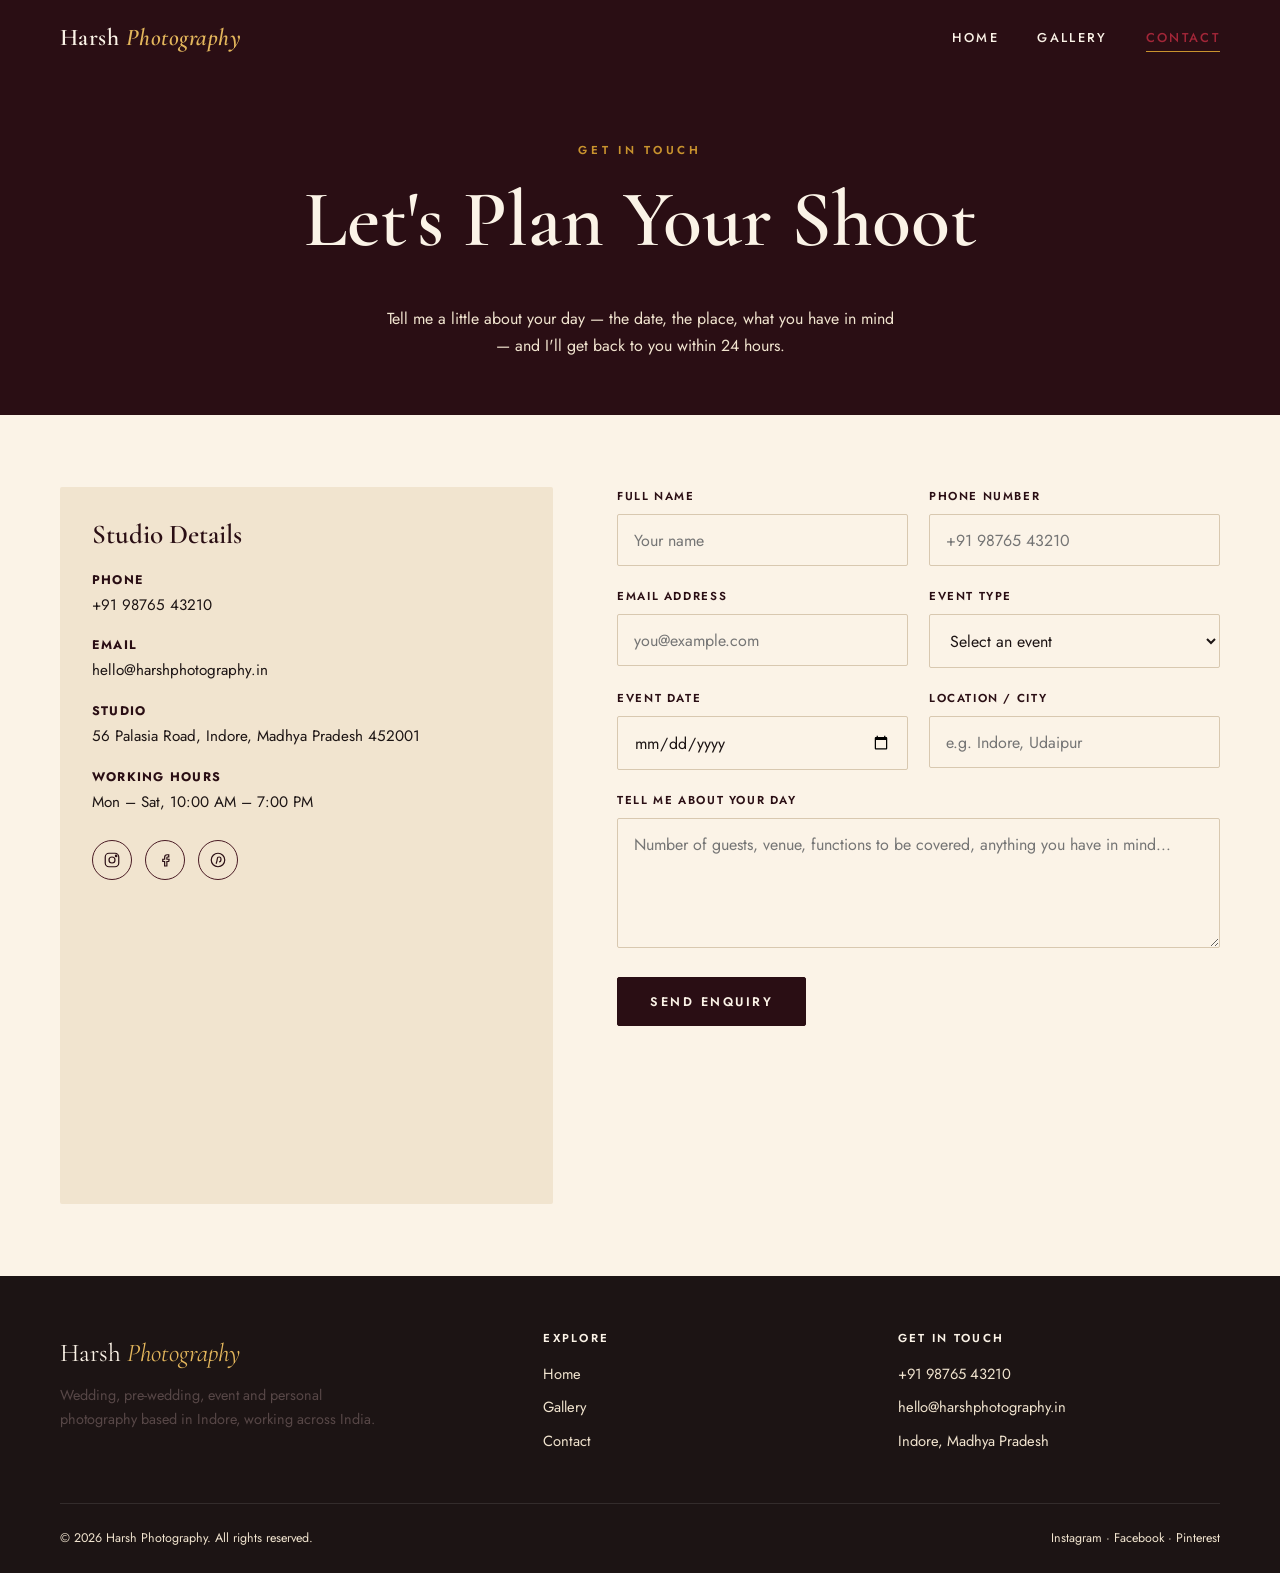
<file: contact.html>
<!DOCTYPE html>
<html lang="en">
<head>
<meta charset="UTF-8">
<meta name="viewport" content="width=device-width, initial-scale=1.0">
<title>Contact — Harsh Photography</title>
<meta name="description" content="Get in touch with Harsh Photography for wedding, pre-wedding, event and personal photography bookings.">
<link rel="preconnect" href="https://fonts.googleapis.com">
<link rel="preconnect" href="https://fonts.gstatic.com" crossorigin>
<link href="https://fonts.googleapis.com/css2?family=Cormorant+Garamond:ital,wght@0,500;0,600;1,500&family=Jost:wght@400;500;600&display=swap" rel="stylesheet">
<link rel="stylesheet" href="css/style.css">
</head>
<body>

<!-- ============ HEADER / NAV ============ -->
<header class="site-header is-scrolled">
  <div class="container nav-inner">
    <a href="index.html" class="logo">Harsh <em>Photography</em></a>
    <button class="nav-toggle" aria-label="Toggle menu" aria-expanded="false">
      <span></span><span></span><span></span>
    </button>
    <nav>
      <ul class="nav-menu">
        <li><a href="index.html">Home</a></li>
        <li><a href="gallery.html">Gallery</a></li>
        <li><a href="contact.html" class="active">Contact</a></li>
        <li class="nav-contact-line">+91 98765 43210<br>Indore, MP</li>
      </ul>
    </nav>
  </div>
</header>
<div class="nav-scrim"></div>

<!-- ============ CONTACT HERO ============ -->
<section class="contact-hero">
  <div class="container">
    <span class="eyebrow">Get In Touch</span>
    <h1>Let's Plan Your Shoot</h1>
    <p>Tell me a little about your day — the date, the place, what you have in mind — and I'll get back to you within 24 hours.</p>
  </div>
</section>

<!-- ============ CONTACT CONTENT ============ -->
<section>
  <div class="container contact-wrap">

    <!-- Info column -->
    <div class="reveal">
      <div class="contact-info-card">
        <h3>Studio Details</h3>
        <ul class="contact-info-list">
          <li>
            <div>
              <strong>Phone</strong>
              <a href="tel:+919876543210">+91 98765 43210</a>
            </div>
          </li>
          <li>
            <div>
              <strong>Email</strong>
              <a href="mailto:hello@harshphotography.in">hello@harshphotography.in</a>
            </div>
          </li>
          <li>
            <div>
              <strong>Studio</strong>
              <span>56 Palasia Road, Indore, Madhya Pradesh 452001</span>
            </div>
          </li>
          <li>
            <div>
              <strong>Working Hours</strong>
              <span>Mon – Sat, 10:00 AM – 7:00 PM</span>
            </div>
          </li>
        </ul>

        <div class="social-row">
          <a href="#" aria-label="Instagram" title="Instagram">
            <svg width="18" height="18" viewBox="0 0 24 24" fill="none" stroke="currentColor" stroke-width="1.6"><rect x="3" y="3" width="18" height="18" rx="5"/><circle cx="12" cy="12" r="4"/><circle cx="17.5" cy="6.5" r="1"/></svg>
          </a>
          <a href="#" aria-label="Facebook" title="Facebook">
            <svg width="18" height="18" viewBox="0 0 24 24" fill="none" stroke="currentColor" stroke-width="1.6"><path d="M15 8h2V5h-2c-2 0-3.5 1.5-3.5 3.5V11H9v3h2.5v6h3v-6H17l.5-3h-3V9c0-.5.3-1 1-1z"/></svg>
          </a>
          <a href="#" aria-label="Pinterest" title="Pinterest">
            <svg width="18" height="18" viewBox="0 0 24 24" fill="none" stroke="currentColor" stroke-width="1.6"><circle cx="12" cy="12" r="9"/><path d="M9.5 17c1-3 1.5-5 1.5-6.5a2.5 2.5 0 0 1 5 0c0 2-1 4-2.5 4"/></svg>
          </a>
        </div>

        <div class="map-strip">
          <iframe src="https://www.google.com/maps?q=Indore%2C+Madhya+Pradesh&output=embed" loading="lazy" allowfullscreen title="Studio location map"></iframe>
        </div>
      </div>
    </div>

    <!-- Form column -->
    <div class="reveal">
      <div class="form-success">Thank you — your enquiry has been received. I'll write back within 24 hours.</div>

      <form class="contact-form" novalidate>
        <div class="form-row two">
          <div class="form-group">
            <label for="name">Full Name</label>
            <input type="text" id="name" name="name" required placeholder="Your name">
            <span class="error-msg">Please enter your name.</span>
          </div>
          <div class="form-group">
            <label for="phone">Phone Number</label>
            <input type="tel" id="phone" name="phone" required placeholder="+91 98765 43210">
            <span class="error-msg">Please enter a valid phone number.</span>
          </div>
        </div>

        <div class="form-row two">
          <div class="form-group">
            <label for="email">Email Address</label>
            <input type="email" id="email" name="email" required placeholder="you@example.com">
            <span class="error-msg">Please enter a valid email address.</span>
          </div>
          <div class="form-group">
            <label for="event-type">Event Type</label>
            <select id="event-type" name="event-type" required>
              <option value="">Select an event</option>
              <option value="wedding">Wedding</option>
              <option value="prewedding">Pre-Wedding</option>
              <option value="events">Event / Celebration</option>
              <option value="personal">Personal Portrait</option>
            </select>
            <span class="error-msg">Please select an event type.</span>
          </div>
        </div>

        <div class="form-row two">
          <div class="form-group">
            <label for="event-date">Event Date</label>
            <input type="date" id="event-date" name="event-date">
          </div>
          <div class="form-group">
            <label for="location">Location / City</label>
            <input type="text" id="location" name="location" placeholder="e.g. Indore, Udaipur">
          </div>
        </div>

        <div class="form-group">
          <label for="message">Tell me about your day</label>
          <textarea id="message" name="message" required placeholder="Number of guests, venue, functions to be covered, anything you have in mind..."></textarea>
          <span class="error-msg">Please share a few details about your event.</span>
        </div>

        <button type="submit" class="btn btn-solid">Send Enquiry</button>
      </form>
    </div>

  </div>
</section>

<!-- ============ FOOTER ============ -->
<footer class="site-footer">
  <div class="container">
    <div class="footer-grid">
      <div>
        <div class="footer-logo">Harsh <em>Photography</em></div>
        <p style="max-width:320px; font-size:0.9rem;">Wedding, pre-wedding, event and personal photography based in Indore, working across India.</p>
      </div>
      <div class="footer-col">
        <h4>Explore</h4>
        <ul>
          <li><a href="index.html">Home</a></li>
          <li><a href="gallery.html">Gallery</a></li>
          <li><a href="contact.html">Contact</a></li>
        </ul>
      </div>
      <div class="footer-col">
        <h4>Get in Touch</h4>
        <ul>
          <li><a href="tel:+919876543210">+91 98765 43210</a></li>
          <li><a href="mailto:hello@harshphotography.in">hello@harshphotography.in</a></li>
          <li>Indore, Madhya Pradesh</li>
        </ul>
      </div>
    </div>
    <div class="footer-bottom">
      <span>&copy; <span id="current-year"></span> Harsh Photography. All rights reserved.</span>
      <span>Instagram &middot; Facebook &middot; Pinterest</span>
    </div>
  </div>
</footer>

<script src="js/script.js"></script>
</body>
</html>
</file>
<file: css/style.css>
/* =========================================================
   HARSH PHOTOGRAPHY — Stylesheet
   Mobile-first. Breakpoints: 600px / 900px / 1200px
   ========================================================= */

/* ---------- Design Tokens ---------- */
:root{
  --color-ivory:       #FBF3E7;
  --color-ivory-dim:   #F1E4CF;
  --color-maroon:      #2A0E14;
  --color-maroon-soft: #3E1620;
  --color-maroon-tint: #4A1B24;
  --color-gold:        #C9932E;
  --color-gold-light:  #E3B65C;
  --color-sindoor:     #A32638;
  --color-mehendi:     #4B5320;
  --color-ink:         #1C1414;
  --color-ink-soft:    #574747;

  --font-display: 'Cormorant Garamond', serif;
  --font-body:    'Jost', sans-serif;

  --container: 1200px;
  --gap: 1.25rem;

  --radius: 2px;
  --transition: 0.35s cubic-bezier(.4,0,.2,1);

  --shadow-soft: 0 10px 30px rgba(42,14,20,0.15);
  --shadow-lift: 0 20px 45px rgba(42,14,20,0.25);
}

/* ---------- Reset ---------- */
*, *::before, *::after{ box-sizing: border-box; }
html{ scroll-behavior: smooth; }
body{ margin:0; }
img{ max-width:100%; display:block; }
a{ color:inherit; text-decoration:none; }
ul{ list-style:none; margin:0; padding:0; }
button{ font-family:inherit; cursor:pointer; }
input, textarea, select{ font-family:inherit; font-size:1rem; }

@media (prefers-reduced-motion: reduce){
  *{ animation-duration:0.001ms !important; animation-iteration-count:1 !important; transition-duration:0.001ms !important; scroll-behavior:auto !important; }
}

/* ---------- Base ---------- */
body{
  background: var(--color-ivory);
  color: var(--color-ink);
  font-family: var(--font-body);
  font-size: 16px;
  line-height: 1.65;
  overflow-x: hidden;
}

h1,h2,h3,h4{
  font-family: var(--font-display);
  color: var(--color-maroon);
  line-height: 1.15;
  margin: 0 0 0.5em;
  font-weight: 600;
}

h1{ font-size: clamp(2.4rem, 8vw, 5rem); }
h2{ font-size: clamp(1.9rem, 5vw, 3rem); }
h3{ font-size: clamp(1.3rem, 3vw, 1.7rem); }

p{ margin: 0 0 1em; color: var(--color-ink-soft); }

.eyebrow{
  font-family: var(--font-body);
  font-size: 0.72rem;
  letter-spacing: 0.32em;
  text-transform: uppercase;
  color: var(--color-gold);
  font-weight: 600;
  display:inline-block;
  margin-bottom: 0.9rem;
}

.container{
  width: 100%;
  max-width: var(--container);
  margin: 0 auto;
  padding: 0 1.25rem;
}

section{ padding: 4.5rem 0; }

/* ---------- Buttons ---------- */
.btn{
  display:inline-flex;
  align-items:center;
  gap:0.6rem;
  padding: 0.9rem 2rem;
  border: 1px solid var(--color-maroon);
  background: transparent;
  color: var(--color-maroon);
  font-family: var(--font-body);
  font-size: 0.78rem;
  letter-spacing: 0.2em;
  text-transform: uppercase;
  font-weight: 600;
  border-radius: var(--radius);
  transition: background var(--transition), color var(--transition), transform var(--transition);
}
.btn:hover{ background: var(--color-maroon); color: var(--color-ivory); transform: translateY(-2px); }

.btn-solid{
  background: var(--color-maroon);
  color: var(--color-ivory);
}
.btn-solid:hover{ background: var(--color-sindoor); border-color: var(--color-sindoor); }

.btn-gold{
  border-color: var(--color-gold);
  color: var(--color-gold-light);
}
.btn-gold:hover{ background: var(--color-gold); color: var(--color-maroon); }

/* ---------- Paisley Divider (signature element) ---------- */
.divider{
  display:flex;
  align-items:center;
  justify-content:center;
  gap: 1rem;
  margin: 0 auto;
  max-width: 420px;
  color: var(--color-gold);
}
.divider-line{
  flex:1;
  height:1px;
  background: linear-gradient(90deg, transparent, currentColor, transparent);
}
.divider-motif{
  width: 28px;
  height: 28px;
  flex-shrink:0;
  color: var(--color-gold);
}
.divider--light{ color: var(--color-gold-light); }

/* ---------- Nav ---------- */
.site-header{
  position: fixed;
  top:0; left:0; right:0;
  z-index: 500;
  padding: 1.1rem 0;
  transition: background var(--transition), padding var(--transition), box-shadow var(--transition);
}
.site-header.is-scrolled{
  background: var(--color-ivory);
  padding: 0.7rem 0;
  box-shadow: 0 2px 20px rgba(0,0,0,0.08);
}
.nav-inner{
  display:flex;
  align-items:center;
  justify-content:space-between;
}
.logo{
  font-family: var(--font-display);
  font-size: 1.5rem;
  font-weight: 600;
  color: var(--color-ivory);
  letter-spacing: 0.02em;
  transition: color var(--transition);
}
.logo em{ font-style: italic; color: var(--color-gold-light); }
.is-scrolled .logo{ color: var(--color-maroon); }
.is-scrolled .logo em{ color: var(--color-gold); }

.nav-toggle{
  background:none;
  border:none;
  width: 32px;
  height: 24px;
  position:relative;
  z-index: 600;
}
.nav-toggle span{
  position:absolute;
  left:0; right:0;
  height:2px;
  background: var(--color-ivory);
  transition: var(--transition);
}
.is-scrolled .nav-toggle span{ background: var(--color-maroon); }
.nav-open .nav-toggle span{ background: var(--color-maroon); }
.nav-toggle span:nth-child(1){ top:0; }
.nav-toggle span:nth-child(2){ top:11px; }
.nav-toggle span:nth-child(3){ top:22px; }
.nav-open .nav-toggle span:nth-child(1){ transform: translateY(11px) rotate(45deg); }
.nav-open .nav-toggle span:nth-child(2){ opacity:0; }
.nav-open .nav-toggle span:nth-child(3){ transform: translateY(-11px) rotate(-45deg); }

.nav-menu{
  position: fixed;
  top:0; right:0;
  height: 100vh;
  width: min(78vw, 340px);
  background: var(--color-ivory);
  box-shadow: -10px 0 40px rgba(0,0,0,0.15);
  transform: translateX(100%);
  transition: transform 0.45s cubic-bezier(.4,0,.2,1);
  display:flex;
  flex-direction:column;
  justify-content:center;
  padding: 2rem;
  z-index: 550;
}
.nav-open .nav-menu{ transform: translateX(0); }
.nav-menu li{ margin: 0.6rem 0; }
.nav-menu a{
  font-family: var(--font-display);
  font-size: 1.8rem;
  color: var(--color-maroon);
}
.nav-menu a.active{ color: var(--color-sindoor); }
.nav-menu .nav-contact-line{
  margin-top: 2rem;
  font-family: var(--font-body);
  font-size: 0.85rem;
  letter-spacing: 0.05em;
  color: var(--color-ink-soft);
}

.nav-scrim{
  position: fixed;
  inset:0;
  background: rgba(28,20,20,0.4);
  opacity:0;
  pointer-events:none;
  transition: opacity var(--transition);
  z-index: 540;
}
.nav-open .nav-scrim{ opacity:1; pointer-events:auto; }

@media (min-width: 900px){
  .nav-toggle{ display:none; }
  .nav-scrim{ display:none; }
  .nav-menu{
    position:static;
    height:auto; width:auto;
    background:transparent;
    box-shadow:none;
    transform:none;
    flex-direction:row;
    align-items:center;
    padding:0;
    gap: 2.4rem;
  }
  .nav-menu li{ margin:0; }
  .nav-menu a{
    font-family: var(--font-body);
    font-size: 0.8rem;
    letter-spacing: 0.18em;
    text-transform: uppercase;
    color: var(--color-ivory);
    font-weight:500;
    padding-bottom: 4px;
    border-bottom: 1px solid transparent;
    transition: var(--transition);
  }
  .is-scrolled .nav-menu a{ color: var(--color-maroon); }
  .nav-menu a:hover, .nav-menu a.active{ border-bottom-color: var(--color-gold); }
  .nav-menu .nav-contact-line{ display:none; }
}

/* ---------- Hero ---------- */
.hero{
  position:relative;
  min-height: 100svh;
  display:flex;
  align-items:flex-end;
  color: var(--color-ivory);
  overflow:hidden;
}
.hero-media{
  position:absolute; inset:0;
  z-index:0;
}
.hero-media img{
  width:100%; height:100%;
  object-fit: cover;
  object-position: center 25%;
}
.hero-media::after{
  content:"";
  position:absolute; inset:0;
  background: linear-gradient(180deg, rgba(42,14,20,0.35) 0%, rgba(42,14,20,0.35) 40%, rgba(24,9,13,0.92) 100%);
}
.hero-content{
  position:relative;
  z-index:1;
  padding: 0 1.25rem 4rem;
  width:100%;
  max-width: var(--container);
  margin: 0 auto;
}
.hero-content h1{
  color: var(--color-ivory);
  margin-bottom: 0.3em;
}
.hero-content h1 em{
  font-style: italic;
  color: var(--color-gold-light);
}
.hero-tagline{
  font-size: 0.85rem;
  letter-spacing: 0.28em;
  text-transform: uppercase;
  color: var(--color-ivory-dim);
  margin-bottom: 2rem;
}
.hero-actions{
  display:flex;
  gap: 1rem;
  flex-wrap: wrap;
}
.hero-actions .btn{ border-color: var(--color-ivory); color: var(--color-ivory); }
.hero-actions .btn:hover{ background: var(--color-ivory); color: var(--color-maroon); }
.hero-actions .btn-solid{ background: var(--color-gold); border-color: var(--color-gold); color: var(--color-maroon); }
.hero-actions .btn-solid:hover{ background: var(--color-gold-light); }

.hero-scroll{
  position:absolute;
  right: 1.5rem;
  bottom: 1.5rem;
  z-index:1;
  writing-mode: vertical-rl;
  font-size: 0.7rem;
  letter-spacing: 0.2em;
  color: var(--color-ivory-dim);
  text-transform: uppercase;
  display:none;
}
@media(min-width:700px){ .hero-scroll{ display:block; } }

/* ---------- About / Intro ---------- */
.about{
  background: var(--color-ivory);
}
.about-grid{
  display:grid;
  gap: 2.5rem;
  align-items:center;
}
.about-photo{
  position:relative;
  border-radius: var(--radius);
  overflow:hidden;
  box-shadow: var(--shadow-soft);
}
.about-photo::before{
  content:"";
  position:absolute;
  inset: -14px auto auto -14px;
  width: 90px; height: 90px;
  border: 1px solid var(--color-gold);
  z-index: -1;
}
.about-text .eyebrow{ color: var(--color-sindoor); }

@media(min-width: 900px){
  .about-grid{
    grid-template-columns: 0.85fr 1.15fr;
    gap: 4rem;
  }
}

/* ---------- Services ---------- */
.services{ background: var(--color-ivory-dim); }
.section-head{ text-align:center; max-width: 640px; margin: 0 auto 3rem; }
.services-grid{
  display:grid;
  grid-template-columns: 1fr;
  gap: 1.5rem;
}
@media(min-width:600px){ .services-grid{ grid-template-columns: 1fr 1fr; } }
@media(min-width:1000px){ .services-grid{ grid-template-columns: repeat(4, 1fr); } }

.service-card{
  background: var(--color-ivory);
  position:relative;
  overflow:hidden;
  box-shadow: var(--shadow-soft);
  transition: transform var(--transition), box-shadow var(--transition);
}
.service-card:hover{ transform: translateY(-6px); box-shadow: var(--shadow-lift); }
.service-media{ aspect-ratio: 4/5; overflow:hidden; }
.service-media img{ width:100%; height:100%; object-fit:cover; transition: transform 0.6s ease; }
.service-card:hover .service-media img{ transform: scale(1.08); }
.service-body{ padding: 1.4rem; }
.service-number{
  font-family: var(--font-display);
  font-style: italic;
  color: var(--color-gold);
  font-size: 0.95rem;
}
.service-body h3{ margin: 0.2em 0 0.4em; }
.service-body p{ font-size: 0.92rem; margin:0; }

/* ---------- Gallery preview / grid ---------- */
.gallery-grid{
  display:grid;
  grid-template-columns: repeat(2, 1fr);
  gap: 0.6rem;
}
.gallery-item{
  position:relative;
  overflow:hidden;
  border-radius: var(--radius);
  cursor: pointer;
  background: var(--color-maroon);
}
.gallery-item img{
  width:100%; height:100%;
  object-fit:cover;
  transition: transform 0.6s ease, opacity 0.4s ease;
}
.gallery-item:hover img{ transform: scale(1.06); }
.gallery-item .tag{
  position:absolute;
  bottom: 0.6rem; left: 0.6rem;
  font-size: 0.65rem;
  letter-spacing: 0.15em;
  text-transform: uppercase;
  color: var(--color-ivory);
  background: rgba(42,14,20,0.7);
  padding: 0.3rem 0.6rem;
  opacity:0;
  transform: translateY(6px);
  transition: var(--transition);
}
.gallery-item:hover .tag{ opacity:1; transform: translateY(0); }

.gallery-item.tall{ grid-row: span 2; }
@media(min-width:600px){
  .gallery-grid{ grid-template-columns: repeat(3, 1fr); }
}
@media(min-width:900px){
  .gallery-grid{ grid-template-columns: repeat(4, 1fr); gap: 0.9rem; }
}

.gallery-item img{ aspect-ratio: 1/1; }
.gallery-item.tall img{ aspect-ratio: 1/2.06; }

/* Featured preview strip on home */
.preview-cta{ text-align:center; margin-top: 2.5rem; }

/* ---------- Gallery page filters ---------- */
.gallery-hero{
  background: var(--color-maroon);
  color: var(--color-ivory);
  padding: 8.5rem 0 3rem;
  text-align:center;
}
.gallery-hero .eyebrow{ color: var(--color-gold-light); }
.gallery-hero h1{ color: var(--color-ivory); }
.gallery-hero p{ color: var(--color-ivory-dim); max-width: 520px; margin: 0 auto; }

.filters{
  display:flex;
  flex-wrap: wrap;
  gap: 0.6rem;
  justify-content:center;
  padding: 2.5rem 0 0.5rem;
}
.filter-btn{
  background: transparent;
  border: 1px solid var(--color-maroon-tint);
  color: var(--color-maroon);
  padding: 0.55rem 1.2rem;
  font-size: 0.72rem;
  letter-spacing: 0.16em;
  text-transform: uppercase;
  border-radius: 999px;
  transition: var(--transition);
}
.filter-btn:hover{ border-color: var(--color-gold); color: var(--color-sindoor); }
.filter-btn.active{ background: var(--color-maroon); color: var(--color-ivory); border-color: var(--color-maroon); }

.gallery-item{ opacity:1; transition: opacity 0.35s ease, transform 0.35s ease; }
.gallery-item.hidden{
  display:none;
}

/* Lightbox */
.lightbox{
  position: fixed;
  inset:0;
  z-index: 900;
  background: rgba(20,8,11,0.94);
  display:flex;
  align-items:center;
  justify-content:center;
  opacity:0;
  pointer-events:none;
  transition: opacity 0.3s ease;
  padding: 1.5rem;
}
.lightbox.is-open{ opacity:1; pointer-events:auto; }
.lightbox-inner{
  max-width: 900px;
  width:100%;
  text-align:center;
}
.lightbox-inner img{
  max-height: 78vh;
  margin: 0 auto;
  border: 4px solid var(--color-ivory);
  box-shadow: 0 20px 60px rgba(0,0,0,0.5);
}
.lightbox-caption{
  color: var(--color-ivory-dim);
  margin-top: 1rem;
  font-size: 0.85rem;
  letter-spacing: 0.1em;
  text-transform: uppercase;
}
.lightbox-close, .lightbox-prev, .lightbox-next{
  position:absolute;
  background: transparent;
  border: 1px solid var(--color-ivory);
  color: var(--color-ivory);
  width: 42px; height:42px;
  border-radius: 50%;
  font-size: 1.1rem;
  display:flex;
  align-items:center;
  justify-content:center;
  transition: var(--transition);
}
.lightbox-close:hover, .lightbox-prev:hover, .lightbox-next:hover{ background: var(--color-ivory); color: var(--color-maroon); }
.lightbox-close{ top: 1.5rem; right: 1.5rem; }
.lightbox-prev{ left: 1.5rem; top:50%; transform: translateY(-50%); }
.lightbox-next{ right: 1.5rem; top:50%; transform: translateY(-50%); }
@media(max-width:700px){
  .lightbox-prev, .lightbox-next{ width:36px; height:36px; }
  .lightbox-prev{ left:0.5rem; }
  .lightbox-next{ right:0.5rem; }
}

/* ---------- Testimonial ---------- */
.testimonial{
  background: var(--color-maroon);
  color: var(--color-ivory);
  text-align:center;
}
.testimonial blockquote{
  font-family: var(--font-display);
  font-style: italic;
  font-size: clamp(1.4rem, 3.5vw, 2.1rem);
  max-width: 780px;
  margin: 0 auto 1.2rem;
  color: var(--color-ivory);
}
.testimonial cite{
  font-style:normal;
  font-size: 0.78rem;
  letter-spacing: 0.2em;
  text-transform: uppercase;
  color: var(--color-gold-light);
}

/* ---------- CTA band ---------- */
.cta-band{
  background: var(--color-sindoor);
  color: var(--color-ivory);
  text-align:center;
  padding: 4rem 0;
}
.cta-band h2{ color: var(--color-ivory); }
.cta-band .btn{ border-color: var(--color-ivory); color: var(--color-ivory); margin-top: 1rem; }
.cta-band .btn:hover{ background: var(--color-ivory); color: var(--color-sindoor); }

/* ---------- Footer ---------- */
.site-footer{
  background: var(--color-ink);
  color: var(--color-ivory-dim);
  padding: 3.5rem 0 1.5rem;
}
.footer-grid{
  display:grid;
  gap: 2rem;
  margin-bottom: 2.5rem;
}
@media(min-width:700px){
  .footer-grid{ grid-template-columns: 1.4fr 1fr 1fr; }
}
.footer-logo{
  font-family: var(--font-display);
  font-size: 1.6rem;
  color: var(--color-ivory);
  margin-bottom: 0.6rem;
}
.footer-logo em{ color: var(--color-gold-light); font-style:italic; }
.footer-col h4{
  color: var(--color-ivory);
  font-family: var(--font-body);
  font-size: 0.72rem;
  letter-spacing: 0.2em;
  text-transform: uppercase;
  margin-bottom: 1rem;
}
.footer-col li{ margin-bottom: 0.6rem; font-size: 0.92rem; }
.footer-col a:hover{ color: var(--color-gold-light); }
.footer-bottom{
  border-top: 1px solid rgba(255,255,255,0.1);
  padding-top: 1.5rem;
  display:flex;
  flex-direction:column;
  gap: 0.6rem;
  font-size: 0.78rem;
  text-align:center;
}
@media(min-width:700px){
  .footer-bottom{ flex-direction:row; justify-content:space-between; text-align:left; }
}

/* ---------- Contact page ---------- */
.contact-hero{
  background: var(--color-maroon);
  color: var(--color-ivory);
  padding: 8.5rem 0 3.5rem;
  text-align:center;
}
.contact-hero h1{ color: var(--color-ivory); }
.contact-hero p{ color: var(--color-ivory-dim); max-width: 520px; margin:0 auto; }

.contact-wrap{
  display:grid;
  gap: 3rem;
}
@media(min-width:900px){
  .contact-wrap{ grid-template-columns: 0.9fr 1.1fr; gap: 4rem; align-items:flex-start; }
}

.contact-info-card{
  background: var(--color-ivory-dim);
  padding: 2rem;
  border-radius: var(--radius);
}
.contact-info-card h3{ margin-bottom:1.2rem; }
.contact-info-list li{
  display:flex;
  gap: 0.8rem;
  margin-bottom: 1.1rem;
  font-size: 0.95rem;
  align-items:flex-start;
}
.contact-info-list strong{ display:block; color: var(--color-maroon); font-size:0.78rem; letter-spacing:0.1em; text-transform:uppercase; margin-bottom:0.15rem; }
.social-row{ display:flex; gap:0.8rem; margin-top: 1.6rem; }
.social-row a{
  width: 40px; height:40px;
  border: 1px solid var(--color-maroon-tint);
  border-radius:50%;
  display:flex; align-items:center; justify-content:center;
  color: var(--color-maroon);
  transition: var(--transition);
}
.social-row a:hover{ background: var(--color-maroon); color: var(--color-ivory); }

.form-group{ margin-bottom: 1.3rem; }
.form-row{ display:grid; gap: 1.3rem; }
@media(min-width:600px){ .form-row.two{ grid-template-columns: 1fr 1fr; } }

label{
  display:block;
  font-size: 0.72rem;
  letter-spacing: 0.14em;
  text-transform: uppercase;
  color: var(--color-maroon);
  margin-bottom: 0.5rem;
  font-weight:600;
}
input, textarea, select{
  width:100%;
  padding: 0.85rem 1rem;
  border: 1px solid #d8c8b0;
  background: var(--color-ivory);
  border-radius: var(--radius);
  color: var(--color-ink);
  transition: border-color var(--transition);
}
input:focus, textarea:focus, select:focus{
  outline: none;
  border-color: var(--color-gold);
}
textarea{ resize: vertical; min-height: 130px; }

.error-msg{
  color: var(--color-sindoor);
  font-size: 0.78rem;
  margin-top: 0.35rem;
  display:none;
}
.form-group.has-error input,
.form-group.has-error textarea,
.form-group.has-error select{ border-color: var(--color-sindoor); }
.form-group.has-error .error-msg{ display:block; }

.form-success{
  display:none;
  background: var(--color-mehendi);
  color: var(--color-ivory);
  padding: 1.2rem 1.4rem;
  border-radius: var(--radius);
  margin-bottom: 1.5rem;
  font-size: 0.92rem;
}
.form-success.is-visible{ display:block; }

.map-strip{
  height: 260px;
  border-radius: var(--radius);
  overflow:hidden;
  margin-top: 2rem;
}
.map-strip iframe{ width:100%; height:100%; border:0; filter: grayscale(0.3) sepia(0.15); }

/* ---------- Scroll reveal ---------- */
.reveal{
  opacity:0;
  transform: translateY(24px);
  transition: opacity 0.7s ease, transform 0.7s ease;
}
.reveal.is-visible{ opacity:1; transform:none; }

/* ---------- Utility ---------- */
.text-center{ text-align:center; }
.mt-lg{ margin-top: 2.5rem; }
</file>
